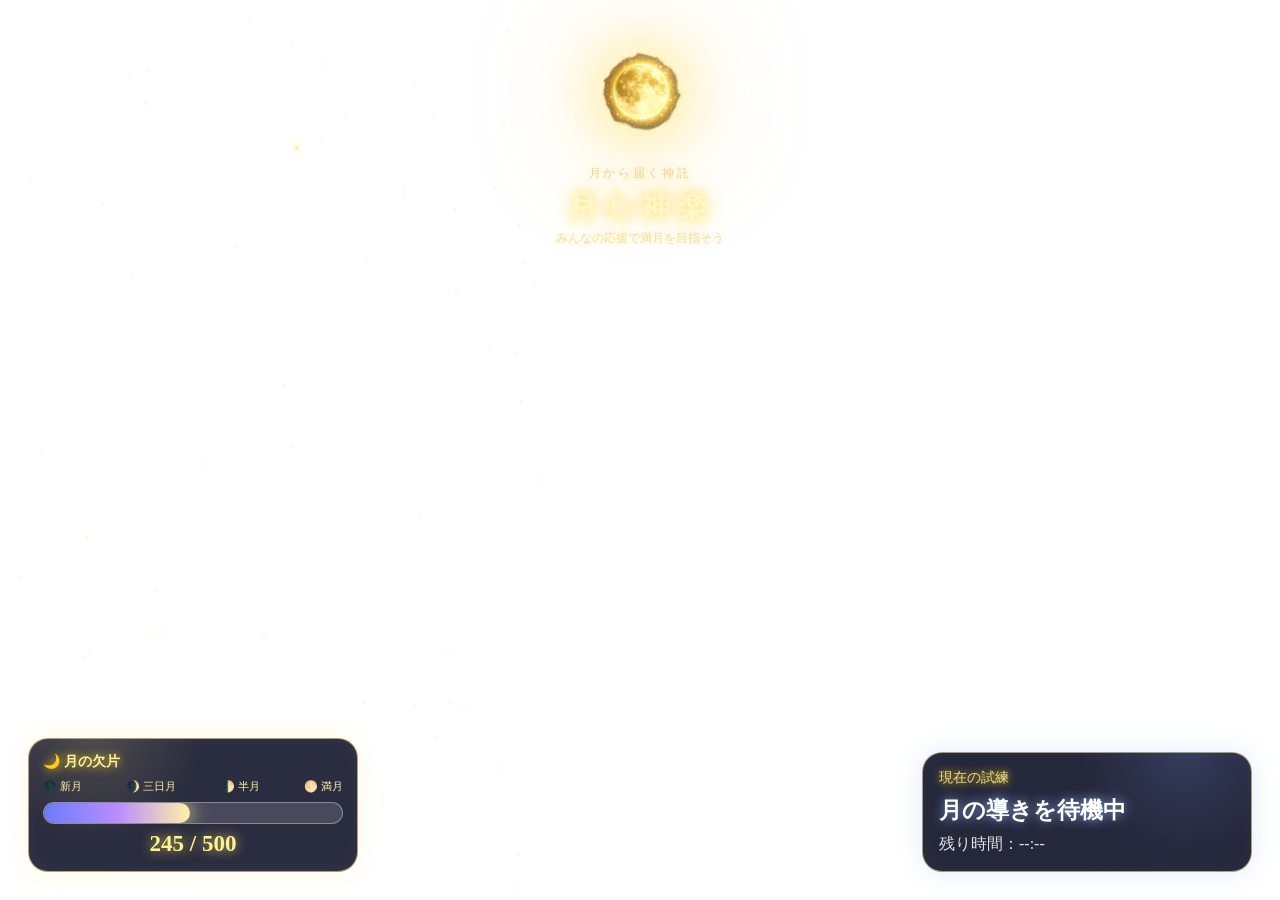
<file: index.html>
<!DOCTYPE html>
<html lang="ja">
<head>
  <meta charset="UTF-8" />
  <meta name="viewport" content="width=device-width, initial-scale=1.0" />
  <title>MoonLive Legendary Edition</title>
  <link rel="stylesheet" href="style.css" />
</head>

<body>
  <main class="moonlive">
    <div id="ambientStars" class="ambient-stars"></div>
<div id="moonParticles" class="moon-particles"></div>

    <section class="hero">
      <div class="moon-aura">
        <img src="moon.png" alt="moon" class="main-moon" id="mainMoon">
      </div>

      <div class="title-box">
        <div class="sub-title">月から届く神託</div>
        <h1>月心神楽</h1>
        <p>みんなの応援で満月を目指そう</p>
      </div>
    </section>

    <section class="moon-panel">
      <div class="phase-row">
        <span>🌑 新月</span>
        <span>🌒 三日月</span>
        <span>🌓 半月</span>
        <span>🌕 満月</span>
      </div>

      <div class="gauge">
        <div class="gauge-fill" id="gaugeFill"></div>
      </div>

      <div class="fragment-count">
        <span id="fragments">245</span> / <span id="maxFragments">500</span>
      </div>
    </section>

    <section class="trial-panel">
      <div class="section-label">現在の試練</div>
      <div id="currentTrial" class="trial-name">月の導きを待機中</div>
      <div class="trial-timer">残り時間：<span id="timer">--:--</span></div>
    </section>


  </main>

  <div id="moonGodBoard" class="moon-god-board">
    <div>今宵の月神</div>
    <strong id="moonGodName">---</strong>
  </div>

  <div id="popup" class="popup">
    <div id="popupTitle"></div>
    <div id="popupName"></div>
    <div id="popupText"></div>
  </div>

  <div id="roulette" class="roulette">
    <div class="roulette-title">月の審判</div>
    <div id="rouletteText">運命を選定中...</div>
  </div>

  <div id="godScene" class="god-scene">
    <div class="god-dark"></div>

    <div class="god-scene-moon-wrap">
      <img src="moon.png" alt="巨大満月" id="godSceneMoon">
    </div>

    <div class="god-scene-text">
      <div class="god-scene-sub">今宵の月神</div>
      <div id="godSceneName" class="god-scene-name">---</div>
      <div class="god-scene-message">
        月神の加護が<br>
        夜空を満たした
      </div>
    </div>
  </div>

  <script src="script.js"></script>
</body>
</html>
</file>
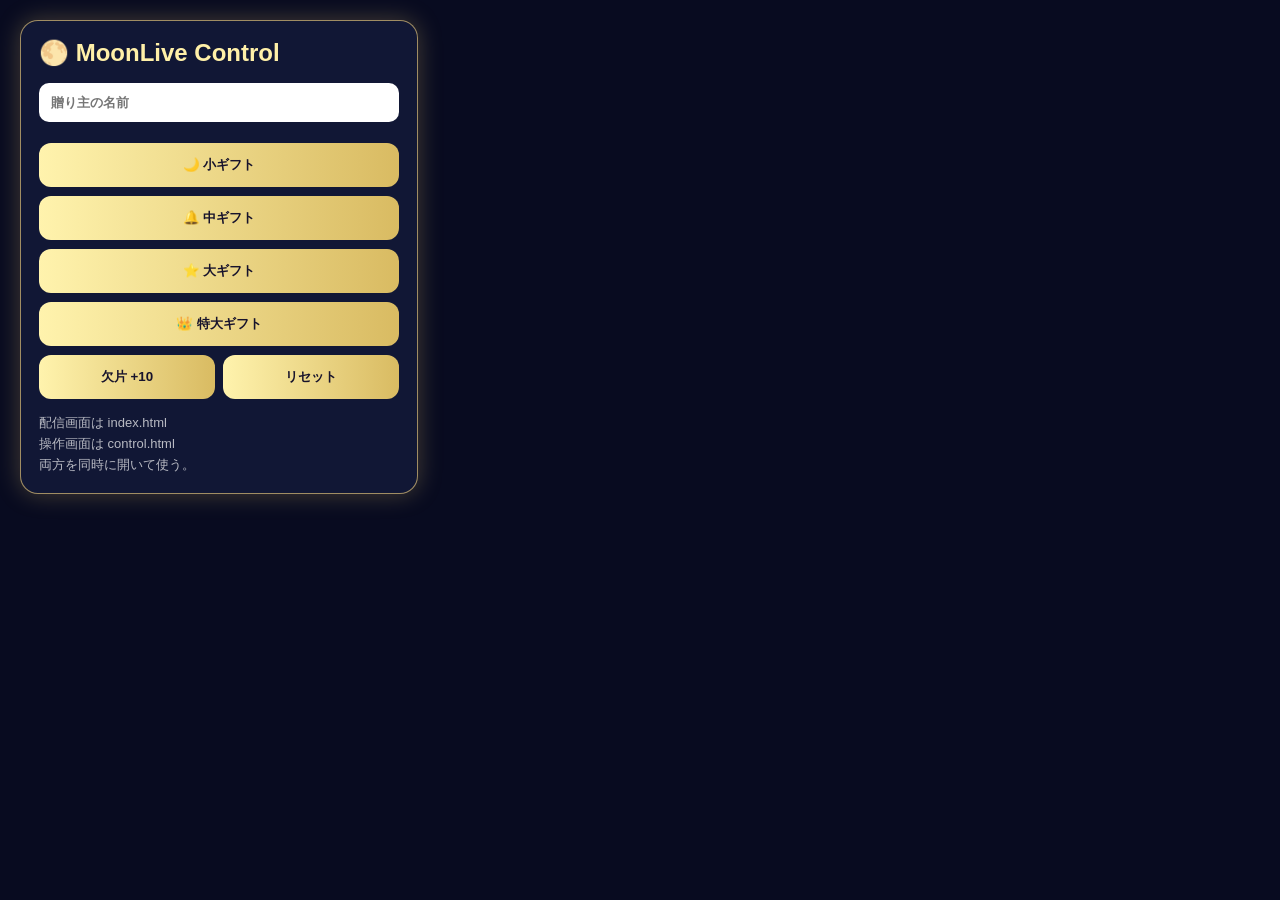
<file: control.html>
<!DOCTYPE html>
<html lang="ja">
<head>
  <meta charset="UTF-8">
  <title>MoonLive Control</title>
  <style>
    body {
      margin: 0;
      padding: 20px;
      background: #080b20;
      color: white;
      font-family: "Yu Gothic", sans-serif;
    }

    .panel {
      width: 360px;
      padding: 18px;
      border-radius: 18px;
      background: #111735;
      border: 1px solid rgba(255, 220, 130, 0.6);
      box-shadow: 0 0 24px rgba(255, 220, 120, 0.25);
    }

    h1 {
      font-size: 24px;
      color: #fff0a8;
      margin-top: 0;
    }

    input {
      width: 100%;
      box-sizing: border-box;
      padding: 12px;
      border-radius: 10px;
      border: none;
      margin-bottom: 12px;
      font-weight: bold;
    }

    button {
      width: 100%;
      padding: 13px;
      margin-top: 9px;
      border: none;
      border-radius: 12px;
      font-weight: bold;
      cursor: pointer;
      background: linear-gradient(90deg, #fff3ad, #d9bb62);
      color: #17132c;
    }

    .row {
      display: flex;
      gap: 8px;
    }

    .row button {
      width: 50%;
    }

    .note {
      margin-top: 14px;
      font-size: 13px;
      color: rgba(255,255,255,0.7);
      line-height: 1.6;
    }
  </style>
</head>

<body>
  <div class="panel">
    <h1>🌕 MoonLive Control</h1>

    <input id="giverName" type="text" placeholder="贈り主の名前">

    <button onclick="sendCommand('smallGift')">🌙 小ギフト</button>
    <button onclick="sendCommand('mediumGift')">🔔 中ギフト</button>
    <button onclick="sendCommand('largeGift')">⭐ 大ギフト</button>
    <button onclick="sendCommand('godGift')">👑 特大ギフト</button>

    <div class="row">
      <button onclick="sendCommand('addFragments')">欠片 +10</button>
      <button onclick="sendCommand('resetMoon')">リセット</button>
    </div>

    <div class="note">
      配信画面は index.html<br>
      操作画面は control.html<br>
      両方を同時に開いて使う。
    </div>
  </div>

  <script>
    function sendCommand(type) {
      const name = document.getElementById("giverName").value.trim() || "月の民";

      const command = {
        type: type,
        name: name,
        time: Date.now()
      };

      localStorage.setItem("moonliveCommand", JSON.stringify(command));
    }
  </script>
</body>
</html>
</file>
<file: style.css>
* {
  box-sizing: border-box;
}

body {
  margin: 0;
  width: 100vw;
  height: 100vh;
  background: transparent;
  font-family: "Yu Gothic", "Hiragino Kaku Gothic ProN", serif;
  color: #fff;
  overflow: hidden;
}

/* 配信用HUD全体 */
.moonlive {
  position: fixed;
  inset: 0;
  pointer-events: none;
}

/* 常時星空 */
.ambient-stars,
.moon-particles {
  position: fixed;
  inset: 0;
  pointer-events: none;
  overflow: hidden;
  z-index: 1;
}

/* 上部：月とタイトル */
.hero {
  position: fixed;
  top: 24px;
  left: 50%;
  transform: translateX(-50%);
  width: 360px;
  text-align: center;
  z-index: 10;
  pointer-events: none;
}

.moon-aura {
  display: flex;
  justify-content: center;
  align-items: center;
  position: relative;
}

.moon-aura::before {
  content: "";
  position: absolute;
  width: 175px;
  height: 175px;
  border-radius: 50%;
  background: radial-gradient(circle, rgba(255, 235, 150, 0.28), transparent 70%);
  animation: auraPulse 3.8s ease-in-out infinite;
}

@keyframes auraPulse {
  0%, 100% { transform: scale(0.95); opacity: 0.5; }
  50% { transform: scale(1.15); opacity: 1; }
}

.main-moon {
  width: 145px;
  height: 145px;
  object-fit: contain;
  position: relative;
  z-index: 2;
  filter:
    drop-shadow(0 0 20px rgba(255, 242, 170, 0.95))
    drop-shadow(0 0 55px rgba(255, 205, 80, 0.6));
}

.main-moon.flash {
  animation: moonFlash 1.25s ease-out;
}

@keyframes moonFlash {
  0% { transform: scale(1); filter: brightness(1) drop-shadow(0 0 25px gold); }
  35% { transform: scale(1.28); filter: brightness(2.4) drop-shadow(0 0 85px #fff1a0); }
  100% { transform: scale(1); filter: brightness(1) drop-shadow(0 0 25px gold); }
}

.sub-title {
  margin-top: -4px;
  color: #e8d79a;
  font-size: 12px;
  letter-spacing: 0.22em;
  text-shadow: 0 0 8px rgba(255, 220, 120, 0.7);
}

.title-box h1 {
  margin: 4px 0 2px;
  font-size: 31px;
  letter-spacing: 0.18em;
  color: #fff7cc;
  text-shadow: 0 0 8px #ffe889, 0 0 24px rgba(255, 210, 80, 0.75);
}

.title-box p {
  margin: 0;
  color: #f4df94;
  font-size: 12px;
  text-shadow: 0 0 8px rgba(255, 220, 120, 0.6);
}

/* 左下：月ゲージ */
.moon-panel {
  position: fixed;
  left: 28px;
  bottom: 28px;
  width: 330px;
  padding: 14px;
  border-radius: 20px;
  background:
    radial-gradient(circle at 20% 0%, rgba(255, 230, 140, 0.16), transparent 36%),
    rgba(7, 10, 32, 0.86);
  border: 1px solid rgba(255, 226, 145, 0.62);
  box-shadow:
    0 0 26px rgba(255, 220, 120, 0.22),
    inset 0 0 18px rgba(255,255,255,0.04);
  z-index: 10;
  pointer-events: none;
}

.moon-panel::before {
  content: "🌙 月の欠片";
  display: block;
  color: #fff1a6;
  font-size: 14px;
  font-weight: bold;
  margin-bottom: 8px;
  text-shadow: 0 0 10px gold;
}

.phase-row {
  display: flex;
  justify-content: space-between;
  font-size: 11px;
  color: #fff2a7;
  margin-bottom: 8px;
}

.gauge {
  height: 22px;
  border-radius: 999px;
  overflow: hidden;
  background: rgba(255,255,255,0.14);
  border: 1px solid rgba(255,255,255,0.35);
}

.gauge-fill {
  height: 100%;
  width: 49%;
  border-radius: 999px;
  background: linear-gradient(90deg, #697cff, #b98cff, #fff1a6);
  box-shadow: 0 0 20px rgba(255, 240, 170, 0.95);
  transition: width 0.5s ease;
}

.fragment-count {
  margin-top: 7px;
  text-align: center;
  font-size: 23px;
  font-weight: bold;
  color: #fff38c;
  text-shadow: 0 0 12px rgba(255, 230, 100, 0.8);
}

/* 右下：試練 */
.trial-panel {
  position: fixed;
  right: 28px;
  bottom: 28px;
  width: 330px;
  padding: 16px;
  border-radius: 20px;
  background:
    radial-gradient(circle at 80% 0%, rgba(120, 170, 255, 0.16), transparent 36%),
    rgba(7, 10, 32, 0.88);
  border: 1px solid rgba(255, 226, 145, 0.62);
  box-shadow:
    0 0 26px rgba(120, 170, 255, 0.22),
    inset 0 0 18px rgba(255,255,255,0.04);
  z-index: 10;
  pointer-events: none;
}

.section-label {
  color: #f1d98c;
  font-size: 14px;
  margin-bottom: 8px;
  text-shadow: 0 0 9px gold;
}

.trial-name {
  font-size: 23px;
  font-weight: bold;
  color: #ffffff;
  text-shadow: 0 0 12px rgba(150, 190, 255, 0.85);
}

.trial-timer {
  margin-top: 8px;
  color: rgba(255,255,255,0.86);
  font-size: 16px;
}

/* コントロールは配信画面では非表示 */
.control-panel,
.gift-board {
  display: none !important;
}

/* 月神ボード */
.moon-god-board {
  position: fixed;
  top: 24px;
  right: 28px;
  min-width: 220px;
  padding: 15px 22px;
  border-radius: 18px;
  background:
    radial-gradient(circle at 50% 0%, rgba(255, 230, 120, 0.18), transparent 40%),
    rgba(8, 7, 30, 0.88);
  border: 2px solid gold;
  box-shadow: 0 0 32px rgba(255, 215, 0, 0.65);
  opacity: 0;
  transition: 0.3s ease;
  z-index: 30;
  text-align: center;
}

.moon-god-board.show {
  opacity: 1;
}

.moon-god-board strong {
  display: block;
  margin-top: 5px;
  font-size: 25px;
  color: #ffe56b;
}

/* 通常ポップアップ */
.popup {
  position: fixed;
  left: 50%;
  top: 45%;
  transform: translate(-50%, -50%) scale(0.85);
  width: 430px;
  padding: 28px;
  border-radius: 28px;
  text-align: center;
  background:
    radial-gradient(circle at 50% 0%, rgba(255, 230, 145, 0.18), transparent 35%),
    rgba(5, 8, 28, 0.94);
  border: 2px solid rgba(255, 230, 150, 0.82);
  box-shadow:
    0 0 50px rgba(255, 220, 120, 0.6),
    inset 0 0 24px rgba(255,255,255,0.04);
  opacity: 0;
  pointer-events: none;
  z-index: 40;
}

.popup.show {
  animation: popupShow 4s ease forwards;
}

@keyframes popupShow {
  0% { opacity: 0; transform: translate(-50%, -50%) scale(0.72); }
  15% { opacity: 1; transform: translate(-50%, -50%) scale(1.06); }
  25% { transform: translate(-50%, -50%) scale(1); }
  80% { opacity: 1; }
  100% { opacity: 0; }
}

#popupTitle {
  font-size: 31px;
  color: #fff1a5;
  font-weight: bold;
  text-shadow: 0 0 18px gold;
}

#popupName {
  margin-top: 10px;
  font-size: 27px;
  color: #ffe56b;
}

#popupText {
  margin-top: 11px;
  font-size: 20px;
  line-height: 1.5;
  white-space: pre-line;
}

/* ルーレット */
.roulette {
  position: fixed;
  left: 50%;
  bottom: 110px;
  transform: translateX(-50%) scale(0.9);
  width: 420px;
  padding: 24px;
  border-radius: 24px;
  text-align: center;
  background: rgba(6, 8, 30, 0.93);
  border: 2px solid rgba(170, 210, 255, 0.85);
  box-shadow: 0 0 42px rgba(100, 190, 255, 0.6);
  opacity: 0;
  pointer-events: none;
  z-index: 35;
}

.roulette.show {
  animation: rouletteShow 5s ease forwards;
}

@keyframes rouletteShow {
  0% { opacity: 0; transform: translateX(-50%) scale(0.8); }
  15% { opacity: 1; transform: translateX(-50%) scale(1.04); }
  75% { opacity: 1; }
  100% { opacity: 0; transform: translateX(-50%) scale(0.95); }
}

.roulette-title {
  color: #aee1ff;
  font-size: 18px;
  margin-bottom: 8px;
}

#rouletteText {
  color: #fff;
  font-size: 26px;
  font-weight: bold;
}

/* 流れ星 */
.shooting-star,
.ambient-shooting-star {
  position: fixed;
  width: 170px;
  height: 3px;
  left: -220px;
  background: linear-gradient(90deg, #fff, rgba(255,255,255,0));
  filter: drop-shadow(0 0 10px white);
  transform: rotate(-20deg);
  animation: shootingStar 1.35s ease-out forwards;
  z-index: 35;
}

@keyframes shootingStar {
  0% { left: -220px; opacity: 0; }
  18% { opacity: 1; }
  100% { left: 120vw; opacity: 0; }
}

/* 常時星 */
.star-dot {
  position: fixed;
  width: 2px;
  height: 2px;
  border-radius: 50%;
  background: rgba(255, 245, 190, 0.9);
  box-shadow: 0 0 8px rgba(255, 230, 150, 0.9);
  animation: twinkle 3s ease-in-out infinite;
}

@keyframes twinkle {
  0%, 100% { opacity: 0.25; transform: scale(0.8); }
  50% { opacity: 1; transform: scale(1.5); }
}

.moon-orb {
  position: fixed;
  width: 4px;
  height: 4px;
  border-radius: 50%;
  background: #fff2a8;
  box-shadow: 0 0 12px gold;
  animation: moonOrbFloat 4s ease-in-out infinite;
}

@keyframes moonOrbFloat {
  0% { transform: translateY(0) scale(0.6); opacity: 0; }
  25% { opacity: 1; }
  100% { transform: translateY(-90px) scale(1.3); opacity: 0; }
}

/* 👑 特大ギフト専用シネマ */
.god-scene {
  position: fixed;
  inset: 0;
  z-index: 999;
  opacity: 0;
  pointer-events: none;
  overflow: hidden;
}

.god-scene.show {
  animation: godSceneShow 7.2s ease forwards;
}

@keyframes godSceneShow {
  0% { opacity: 0; }
  6% { opacity: 1; }
  88% { opacity: 1; }
  100% { opacity: 0; }
}

.god-dark {
  position: absolute;
  inset: 0;
  background:
    radial-gradient(circle at center, rgba(255, 230, 140, 0.12), transparent 34%),
    rgba(0, 0, 12, 0.94);
}

.god-scene-moon-wrap {
  position: absolute;
  inset: 0;
  display: grid;
  place-items: center;
}

#godSceneMoon {
  width: 280px;
  height: 280px;
  object-fit: contain;
  filter:
    brightness(1.25)
    drop-shadow(0 0 55px rgba(255, 238, 150, 1))
    drop-shadow(0 0 150px rgba(255, 200, 70, 0.95));
}

.god-scene.show #godSceneMoon {
  animation: godSceneMoonZoom 7.2s ease forwards;
}

@keyframes godSceneMoonZoom {
  0% { transform: scale(0.2); opacity: 0; }
  12% { transform: scale(1.1); opacity: 1; }
  38% { transform: scale(3.6); opacity: 1; }
  66% { transform: scale(5.1); opacity: 0.92; }
  100% { transform: scale(6.4); opacity: 0; }
}

.god-scene-text {
  position: absolute;
  left: 50%;
  top: 53%;
  width: 90%;
  transform: translate(-50%, -50%);
  text-align: center;
  opacity: 0;
  color: #fff4bd;
  text-shadow: 0 0 12px gold, 0 0 34px rgba(255, 210, 90, 0.95);
}

.god-scene.show .god-scene-text {
  animation: godSceneText 7.2s ease forwards;
}

@keyframes godSceneText {
  0%, 25% { opacity: 0; transform: translate(-50%, -43%) scale(0.82); }
  38% { opacity: 1; transform: translate(-50%, -50%) scale(1); }
  78% { opacity: 1; transform: translate(-50%, -50%) scale(1); }
  100% { opacity: 0; transform: translate(-50%, -58%) scale(1.08); }
}

.god-scene-sub {
  font-size: 25px;
  letter-spacing: 0.28em;
}

.god-scene-name {
  margin-top: 16px;
  font-size: 64px;
  font-weight: bold;
  letter-spacing: 0.12em;
}

.god-scene-message {
  margin-top: 20px;
  font-size: 27px;
  line-height: 1.55;
}

.god-particle {
  position: fixed;
  width: 5px;
  height: 5px;
  border-radius: 50%;
  background: #fff3a6;
  box-shadow: 0 0 14px gold;
  z-index: 1000;
  pointer-events: none;
  animation: godParticle 2.5s ease-out forwards;
}

@keyframes godParticle {
  0% { transform: translateY(0) scale(0.25); opacity: 0; }
  20% { opacity: 1; }
  100% { transform: translateY(-180px) scale(1.5); opacity: 0; }
}
</file>
